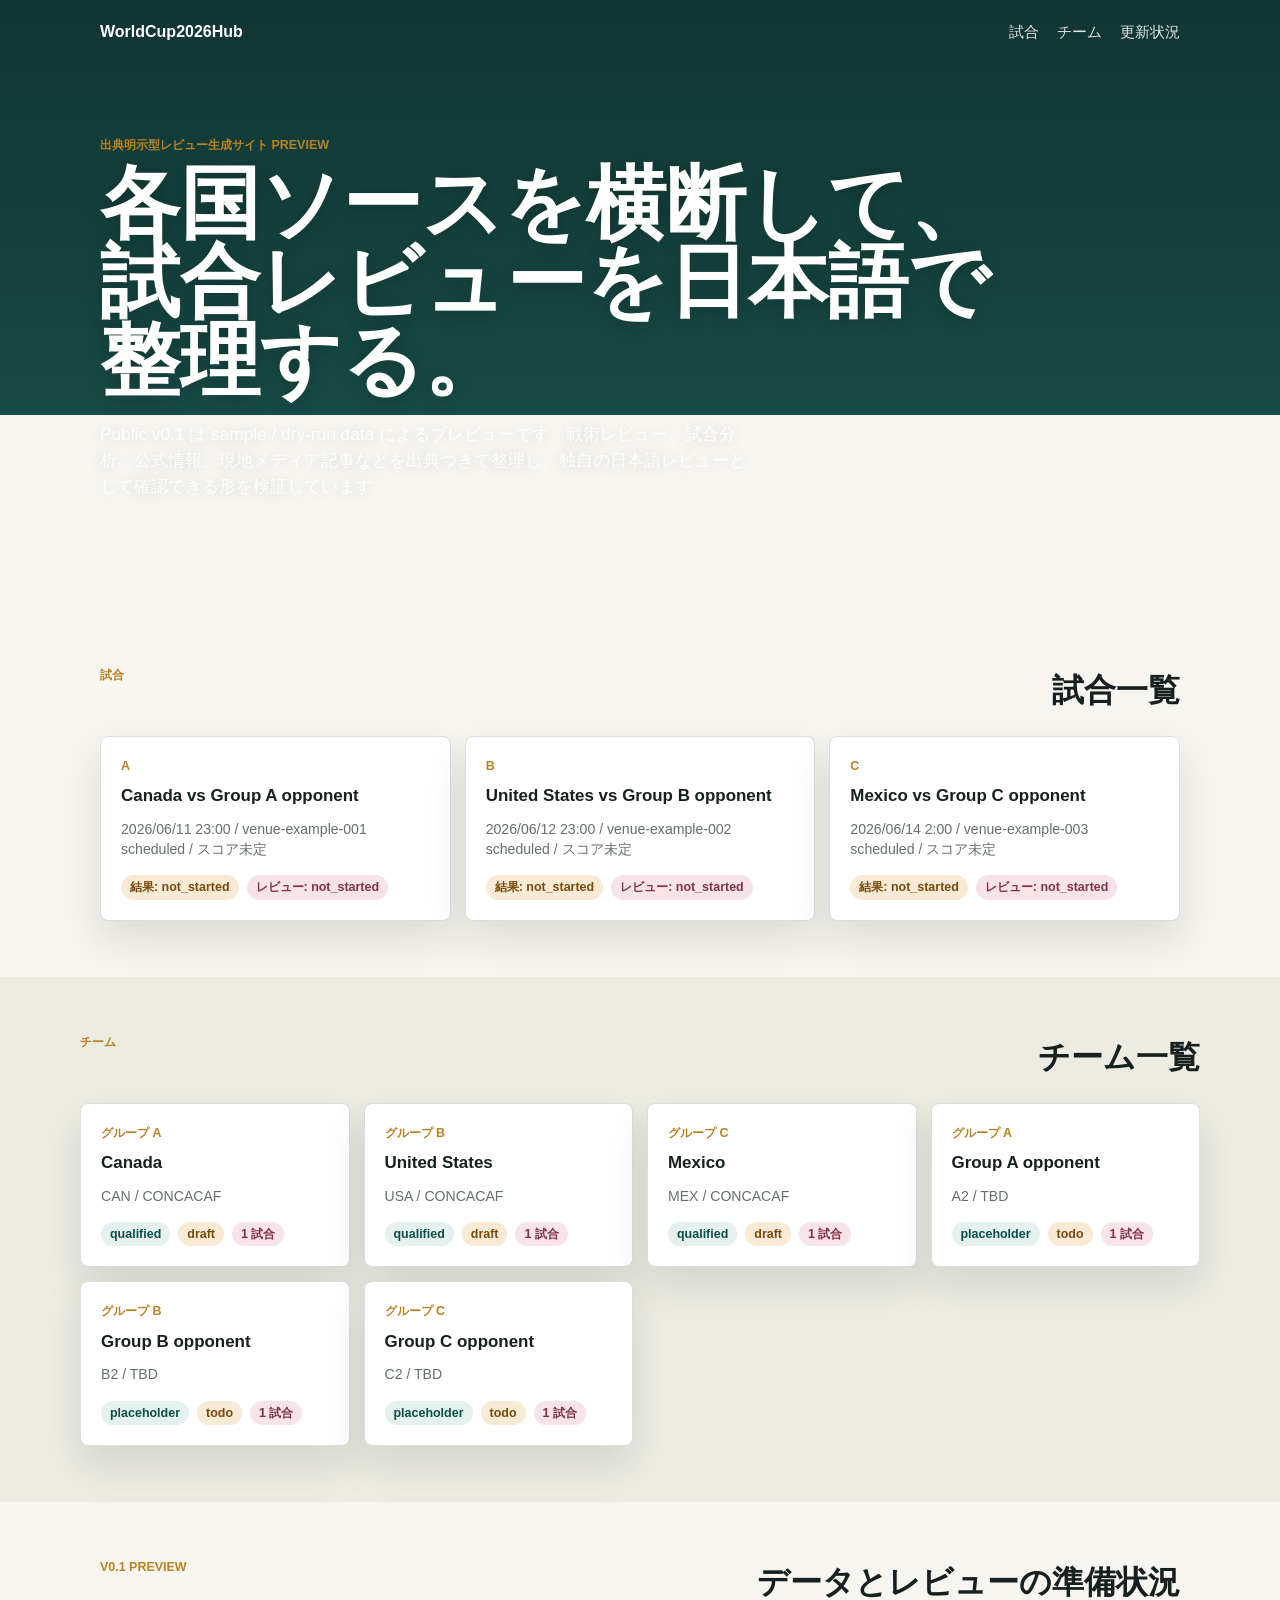
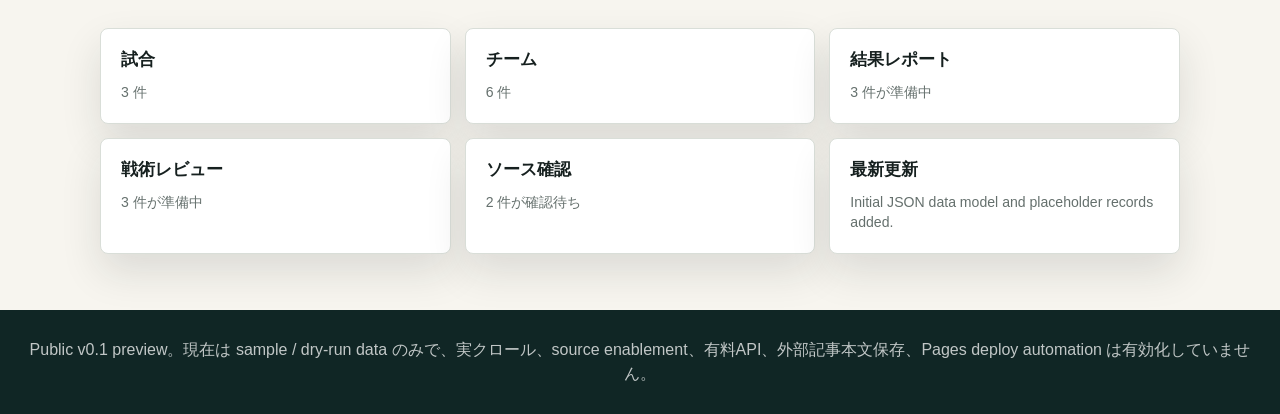
<file: index.html>
<!doctype html>
<html lang="ja">
  <head>
    <meta charset="utf-8">
    <meta name="viewport" content="width=device-width, initial-scale=1">
    <title>WorldCup2026Hub</title>
    <link rel="stylesheet" href="styles.css">
  </head>
  <body>
    <header class="site-header">
      <nav class="nav" aria-label="Primary">
        <a class="brand" href="#top">WorldCup2026Hub</a>
        <div class="nav-links">
          <a href="#matches">試合</a>
          <a href="#teams">チーム</a>
          <a href="#status">更新状況</a>
        </div>
      </nav>
      <section class="hero" id="top">
        <p class="eyebrow">出典明示型レビュー生成サイト preview</p>
        <h1>各国ソースを横断して、試合レビューを日本語で整理する。</h1>
        <p class="hero-copy">Public v0.1 は sample / dry-run data によるプレビューです。戦術レビュー、試合分析、公式情報、現地メディア記事などを出典つきで整理し、独自の日本語レビューとして確認できる形を検証しています。</p>
      </section>
    </header>

    <main>
      <section class="section" id="matches" aria-labelledby="matches-title">
        <div class="section-heading">
          <p class="eyebrow">試合</p>
          <h2 id="matches-title">試合一覧</h2>
        </div>
        <div class="match-grid" data-match-list></div>
      </section>

      <section class="section section-muted" id="teams" aria-labelledby="teams-title">
        <div class="section-heading">
          <p class="eyebrow">チーム</p>
          <h2 id="teams-title">チーム一覧</h2>
        </div>
        <div class="team-grid" data-team-list></div>
      </section>

      <section class="section" id="status" aria-labelledby="status-title">
        <div class="section-heading">
          <p class="eyebrow">v0.1 preview</p>
          <h2 id="status-title">データとレビューの準備状況</h2>
        </div>
        <div class="status-board" data-status-board></div>
      </section>
    </main>

    <footer class="site-footer">
      <p>Public v0.1 preview。現在は sample / dry-run data のみで、実クロール、source enablement、有料API、外部記事本文保存、Pages deploy automation は有効化していません。</p>
    </footer>

    <script src="app.js"></script>
  </body>
</html>
</file>
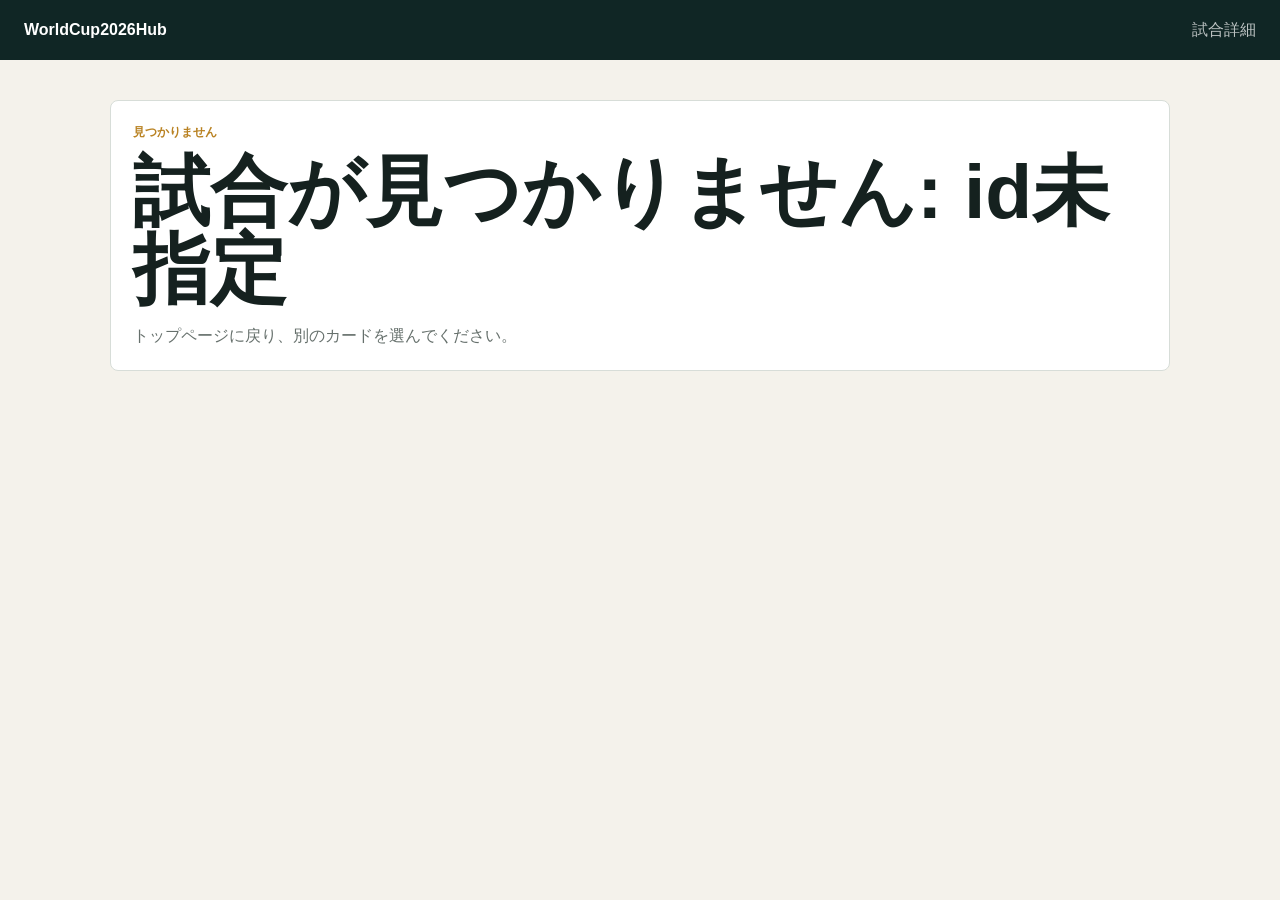
<file: match.html>
<!doctype html>
<html lang="ja">
  <head>
    <meta charset="utf-8">
    <meta name="viewport" content="width=device-width, initial-scale=1">
    <title>試合詳細 - WorldCup2026Hub</title>
    <link rel="stylesheet" href="detail.css">
  </head>
  <body data-page="match">
    <header class="topbar">
      <a href="index.html">WorldCup2026Hub</a>
      <span>試合詳細</span>
    </header>

    <main class="detail-shell" data-detail-shell>
      <section class="detail-hero">
        <p class="eyebrow" data-match-group>Group A</p>
        <h1 data-match-title>Canada vs Group A opponent</h1>
        <p data-match-meta>2026-06-11 / Venue TBD</p>
      </section>

      <section class="panel-grid" aria-label="試合詳細セクション">
        <article class="panel">
          <p class="eyebrow">試合ステータス</p>
          <h2 data-match-status>予定</h2>
          <p data-match-score>スコア未定</p>
        </article>

        <article class="panel">
          <p class="eyebrow">結果レポート</p>
          <h2 data-result-status>未開始</h2>
          <p data-result-headline>見出しはまだありません</p>
          <p data-result-summary>結果サマリーはまだありません</p>
          <ul class="detail-list" data-result-events></ul>
        </article>

        <article class="panel">
          <p class="eyebrow">戦術レビュー</p>
          <h2 data-review-status>未開始</h2>
          <ul class="detail-list" data-review-themes></ul>
          <p data-review-summary>戦術サマリーはまだありません</p>
          <p data-review-formation>フォーメーションメモはまだありません</p>
        </article>

        <article class="panel panel-wide generated-review" data-generated-review-panel>
          <p class="eyebrow">生成レビュー</p>
          <h2>生成レビューはまだありません</h2>
          <p>検証済みのローカル生成処理でこの試合のレビューdataが作成されると、ここに表示されます。</p>
        </article>

        <article class="panel panel-wide">
          <p class="eyebrow">参照ソース</p>
          <h2>出典</h2>
          <ul class="source-list" data-source-list></ul>
        </article>

        <article class="panel panel-wide">
          <p class="eyebrow">更新</p>
          <h2>更新履歴</h2>
          <ul class="source-list" data-update-history></ul>
        </article>
      </section>
    </main>

    <script src="detail.js"></script>
  </body>
</html>
</file>
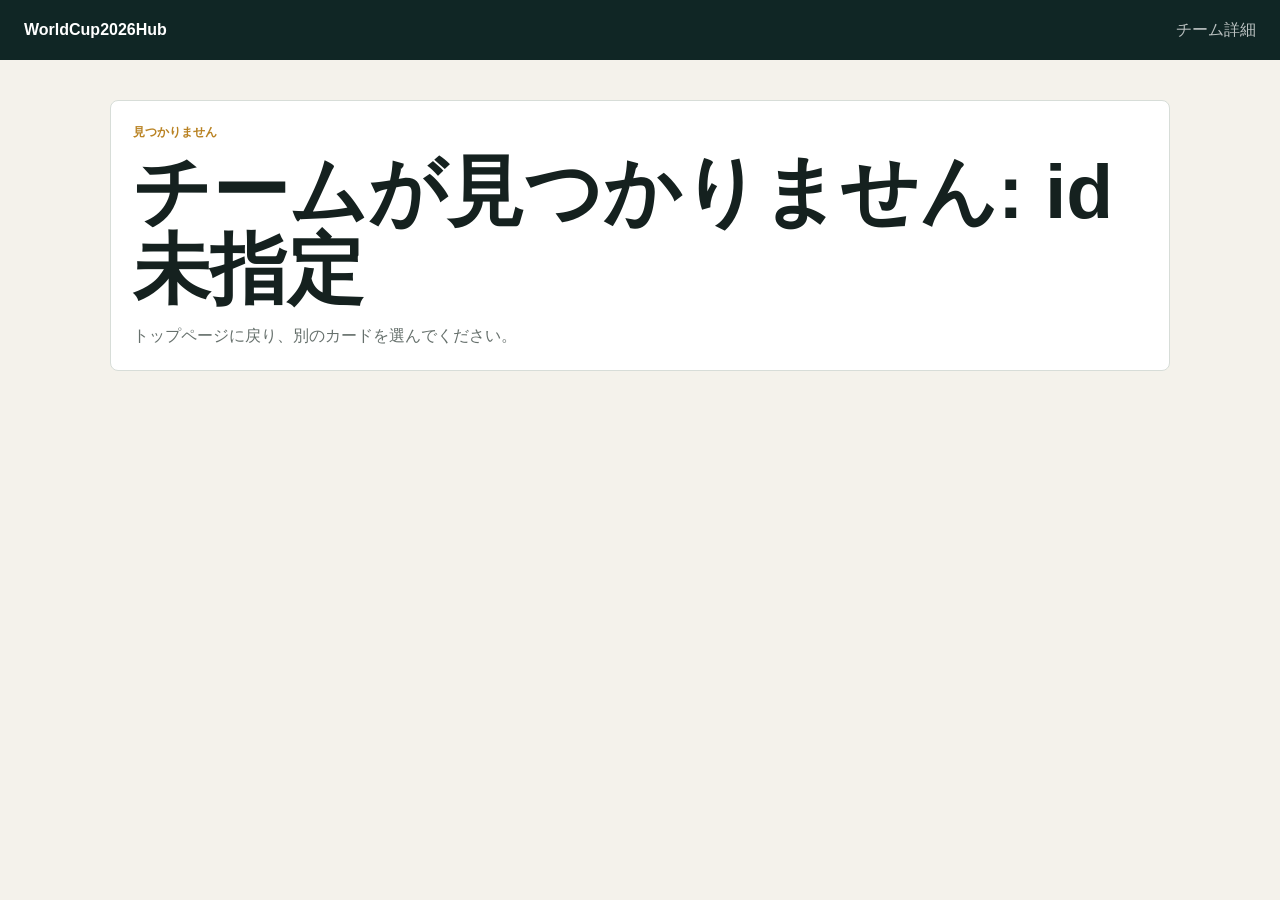
<file: team.html>
<!doctype html>
<html lang="ja">
  <head>
    <meta charset="utf-8">
    <meta name="viewport" content="width=device-width, initial-scale=1">
    <title>チーム詳細 - WorldCup2026Hub</title>
    <link rel="stylesheet" href="detail.css">
  </head>
  <body data-page="team">
    <header class="topbar">
      <a href="index.html">WorldCup2026Hub</a>
      <span>チーム詳細</span>
    </header>

    <main class="detail-shell" data-detail-shell>
      <section class="detail-hero">
        <p class="eyebrow" data-team-group>Group A</p>
        <h1 data-team-name>Canada</h1>
        <p data-team-meta>CONCACAF / profile draft</p>
      </section>

      <section class="panel-grid" aria-label="チーム詳細セクション">
        <article class="panel">
          <p class="eyebrow">チームステータス</p>
          <h2 data-team-status>出場決定</h2>
          <p data-team-profile-status>プロフィール準備中</p>
        </article>

        <article class="panel">
          <p class="eyebrow">試合</p>
          <h2>関連試合</h2>
          <ul class="source-list" data-team-matches></ul>
        </article>

        <article class="panel panel-wide">
          <p class="eyebrow">参照ソース</p>
          <h2>出典</h2>
          <ul class="source-list" data-source-list></ul>
        </article>

        <article class="panel panel-wide">
          <p class="eyebrow">更新</p>
          <h2>更新履歴</h2>
          <ul class="source-list" data-update-history></ul>
        </article>
      </section>
    </main>

    <script src="detail.js"></script>
  </body>
</html>
</file>
<file: styles.css>
:root {
  color-scheme: light;
  --bg: #f7f5ef;
  --surface: #ffffff;
  --surface-strong: #102625;
  --ink: #16201f;
  --muted: #65706d;
  --line: #d9ded8;
  --accent: #0f766e;
  --accent-strong: #0b4f4a;
  --gold: #b98222;
  --rose: #b84d61;
  --shadow: 0 18px 40px rgba(21, 32, 31, 0.12);
}

* {
  box-sizing: border-box;
}

body {
  margin: 0;
  background: var(--bg);
  color: var(--ink);
  font-family: Arial, Helvetica, sans-serif;
  line-height: 1.5;
}

a {
  color: inherit;
}

.site-header {
  background: linear-gradient(180deg, #113532 0%, #174b46 68%, var(--bg) 68%);
  color: #fff;
}

.nav {
  align-items: center;
  display: flex;
  justify-content: space-between;
  margin: 0 auto;
  max-width: 1120px;
  padding: 20px;
}

.brand {
  font-weight: 800;
  text-decoration: none;
}

.nav-links {
  display: flex;
  gap: 18px;
}

.nav-links a {
  color: rgba(255, 255, 255, 0.86);
  font-size: 0.95rem;
  text-decoration: none;
}

.hero {
  margin: 0 auto;
  max-width: 1120px;
  min-height: 390px;
  padding: 72px 20px 110px;
}

.eyebrow {
  color: var(--gold);
  font-size: 0.78rem;
  font-weight: 800;
  letter-spacing: 0;
  margin: 0 0 10px;
  text-transform: uppercase;
}

.hero h1 {
  font-size: clamp(2.35rem, 7vw, 5rem);
  line-height: 0.98;
  margin: 0;
  max-width: 900px;
  text-shadow: 0 2px 18px rgba(0, 0, 0, 0.22);
  overflow-wrap: anywhere;
}

.hero-copy {
  color: rgba(255, 255, 255, 0.92);
  font-size: 1.08rem;
  margin: 22px 0 0;
  max-width: 660px;
  text-shadow: 0 1px 14px rgba(0, 0, 0, 0.18);
}

.section {
  margin: 0 auto;
  max-width: 1120px;
  padding: 56px 20px;
}

.section-muted {
  background: #ecece3;
  max-width: none;
}

.section-muted > * {
  margin-left: auto;
  margin-right: auto;
  max-width: 1120px;
}

.section-heading {
  display: flex;
  justify-content: space-between;
  gap: 24px;
  margin-bottom: 22px;
}

.section-heading h2 {
  font-size: 2rem;
  margin: 0;
}

.match-grid,
.team-grid,
.status-board {
  display: grid;
  gap: 14px;
}

.match-grid {
  grid-template-columns: repeat(3, minmax(0, 1fr));
}

.team-grid,
.status-board {
  grid-template-columns: repeat(4, minmax(0, 1fr));
}

.status-board {
  grid-template-columns: repeat(3, minmax(0, 1fr));
}

.card {
  background: var(--surface);
  border: 1px solid var(--line);
  border-radius: 8px;
  box-shadow: var(--shadow);
  min-width: 0;
  padding: 20px;
}

.card h3 {
  font-size: 1.06rem;
  line-height: 1.25;
  margin: 0 0 12px;
}

.card-link {
  display: block;
  min-height: 150px;
  text-decoration: none;
  transition: transform 160ms ease, border-color 160ms ease;
}

.card-link:hover,
.card-link:focus-visible {
  border-color: var(--accent);
  transform: translateY(-2px);
}

.meta {
  color: var(--muted);
  font-size: 0.88rem;
  line-height: 1.45;
  margin: 0;
}

.notice {
  background: var(--surface);
  border: 1px solid var(--line);
  border-radius: 8px;
  color: var(--muted);
  grid-column: 1 / -1;
  margin: 0;
  padding: 18px;
}

.notice.error {
  border-color: var(--rose);
  color: var(--rose);
}

.pill-row {
  display: flex;
  flex-wrap: wrap;
  gap: 8px;
  margin-top: 16px;
}

.pill {
  background: #e5f1ee;
  border-radius: 999px;
  color: var(--accent-strong);
  display: inline-flex;
  font-size: 0.78rem;
  font-weight: 700;
  line-height: 1.15;
  padding: 5px 9px;
}

.pill.warning {
  background: #f8ead4;
  color: #7a4a0d;
}

.pill.review {
  background: #f6e4e9;
  color: #843247;
}

.site-footer {
  background: var(--surface-strong);
  color: rgba(255, 255, 255, 0.74);
  padding: 28px 20px;
  text-align: center;
}

.site-footer p {
  margin: 0;
}

@media (max-width: 820px) {
  .site-header {
    background: linear-gradient(180deg, #113532 0%, #174b46 100%);
  }

  .nav,
  .section-heading {
    align-items: flex-start;
    flex-direction: column;
  }

  .section {
    padding: 38px 16px;
  }

  .hero {
    min-height: 0;
    padding-bottom: 56px;
    padding-top: 48px;
  }

  .hero h1 {
    font-size: 1.62rem;
    line-height: 1.14;
    max-width: 11em;
    word-break: break-all;
  }

  .hero-copy {
    font-size: 1rem;
    max-width: 20em;
  }

  .match-grid,
  .team-grid,
  .status-board {
    grid-template-columns: 1fr;
  }

  .card-link {
    min-height: 0;
  }
}
</file>
<file: detail.css>
:root {
  --bg: #f4f2eb;
  --ink: #15211f;
  --muted: #66706c;
  --panel: #ffffff;
  --line: #d7ddd8;
  --accent: #0f766e;
  --gold: #b98222;
  --dark: #102625;
}

* {
  box-sizing: border-box;
}

body {
  margin: 0;
  background: var(--bg);
  color: var(--ink);
  font-family: Arial, Helvetica, sans-serif;
  line-height: 1.5;
}

.topbar {
  align-items: center;
  background: var(--dark);
  color: #fff;
  display: flex;
  justify-content: space-between;
  padding: 18px 24px;
}

.topbar a {
  color: #fff;
  font-weight: 800;
  text-decoration: none;
}

.topbar span {
  color: rgba(255, 255, 255, 0.72);
}

.detail-shell {
  margin: 0 auto;
  max-width: 1100px;
  padding: 40px 20px 64px;
}

.detail-hero {
  border-bottom: 1px solid var(--line);
  padding-bottom: 30px;
}

.eyebrow {
  color: var(--gold);
  font-size: 0.78rem;
  font-weight: 800;
  letter-spacing: 0;
  margin: 0 0 10px;
  text-transform: uppercase;
}

h1 {
  font-size: clamp(2.2rem, 6vw, 4.8rem);
  line-height: 1.02;
  margin: 0 0 16px;
}

h2 {
  font-size: 1.25rem;
  margin: 0 0 10px;
}

p {
  color: var(--muted);
  margin: 0;
}

a {
  color: var(--accent);
}

.panel-grid {
  display: grid;
  gap: 16px;
  grid-template-columns: repeat(2, minmax(0, 1fr));
  padding-top: 28px;
}

.panel {
  background: var(--panel);
  border: 1px solid var(--line);
  border-radius: 8px;
  min-height: 180px;
  padding: 22px;
}

.message-panel {
  min-height: 260px;
}

.panel-wide {
  grid-column: 1 / -1;
}

.source-list {
  display: grid;
  gap: 10px;
  list-style: none;
  margin: 0;
  padding: 0;
}

.detail-list {
  color: var(--muted);
  display: grid;
  gap: 8px;
  margin: 12px 0;
  padding-left: 20px;
}

.source-list li,
.detail-list li {
  border: 1px solid var(--line);
  border-radius: 8px;
  padding: 12px;
}

.source-list a {
  color: var(--accent);
  font-weight: 700;
}

.source-list p,
.detail-list p {
  margin-top: 4px;
}

.generated-review {
  display: grid;
  gap: 14px;
}

.review-heading {
  align-items: flex-start;
  display: flex;
  gap: 12px;
  justify-content: space-between;
}

.status-pill {
  background: #edf2ee;
  border: 1px solid var(--line);
  border-radius: 999px;
  color: var(--dark);
  display: inline-flex;
  font-size: 0.78rem;
  font-weight: 800;
  line-height: 1;
  padding: 7px 10px;
  white-space: nowrap;
}

.status-good {
  background: #dcfce7;
  border-color: #86efac;
  color: #166534;
}

.status-warn {
  background: #fef3c7;
  border-color: #fcd34d;
  color: #92400e;
}

.metric-list {
  display: grid;
  gap: 10px;
  grid-template-columns: repeat(4, minmax(0, 1fr));
  margin: 0;
}

.metric-list div {
  border: 1px solid var(--line);
  border-radius: 8px;
  padding: 10px;
}

.metric-list dt {
  color: var(--muted);
  font-size: 0.78rem;
  font-weight: 700;
}

.metric-list dd {
  color: var(--ink);
  font-weight: 800;
  margin: 4px 0 0;
}

.review-sections {
  display: grid;
  gap: 12px;
  grid-template-columns: repeat(2, minmax(0, 1fr));
}

.review-sections section {
  border-top: 1px solid var(--line);
  padding-top: 12px;
}

.review-sections h3 {
  font-size: 1rem;
  margin: 0 0 6px;
}

.review-footnote {
  font-size: 0.9rem;
}

.review-status-note {
  color: var(--muted);
  font-size: 0.94rem;
}

.review-subhead {
  font-size: 0.95rem;
  margin: 0;
}

details.review-footnote {
  border-top: 1px solid var(--line);
  padding-top: 10px;
}

details.review-footnote summary {
  color: var(--accent);
  cursor: pointer;
  font-weight: 800;
}

details.review-footnote p {
  margin-top: 8px;
}

@media (max-width: 760px) {
  .topbar {
    align-items: flex-start;
    flex-direction: column;
    gap: 8px;
    padding: 16px;
  }

  .detail-shell {
    padding: 30px 16px 48px;
  }

  h1 {
    font-size: 2.35rem;
  }

  .panel-grid {
    grid-template-columns: 1fr;
  }

  .review-heading {
    flex-direction: column;
  }

  .metric-list,
  .review-sections {
    grid-template-columns: 1fr;
  }

  .panel {
    min-height: 0;
    padding: 18px;
  }
}
</file>
